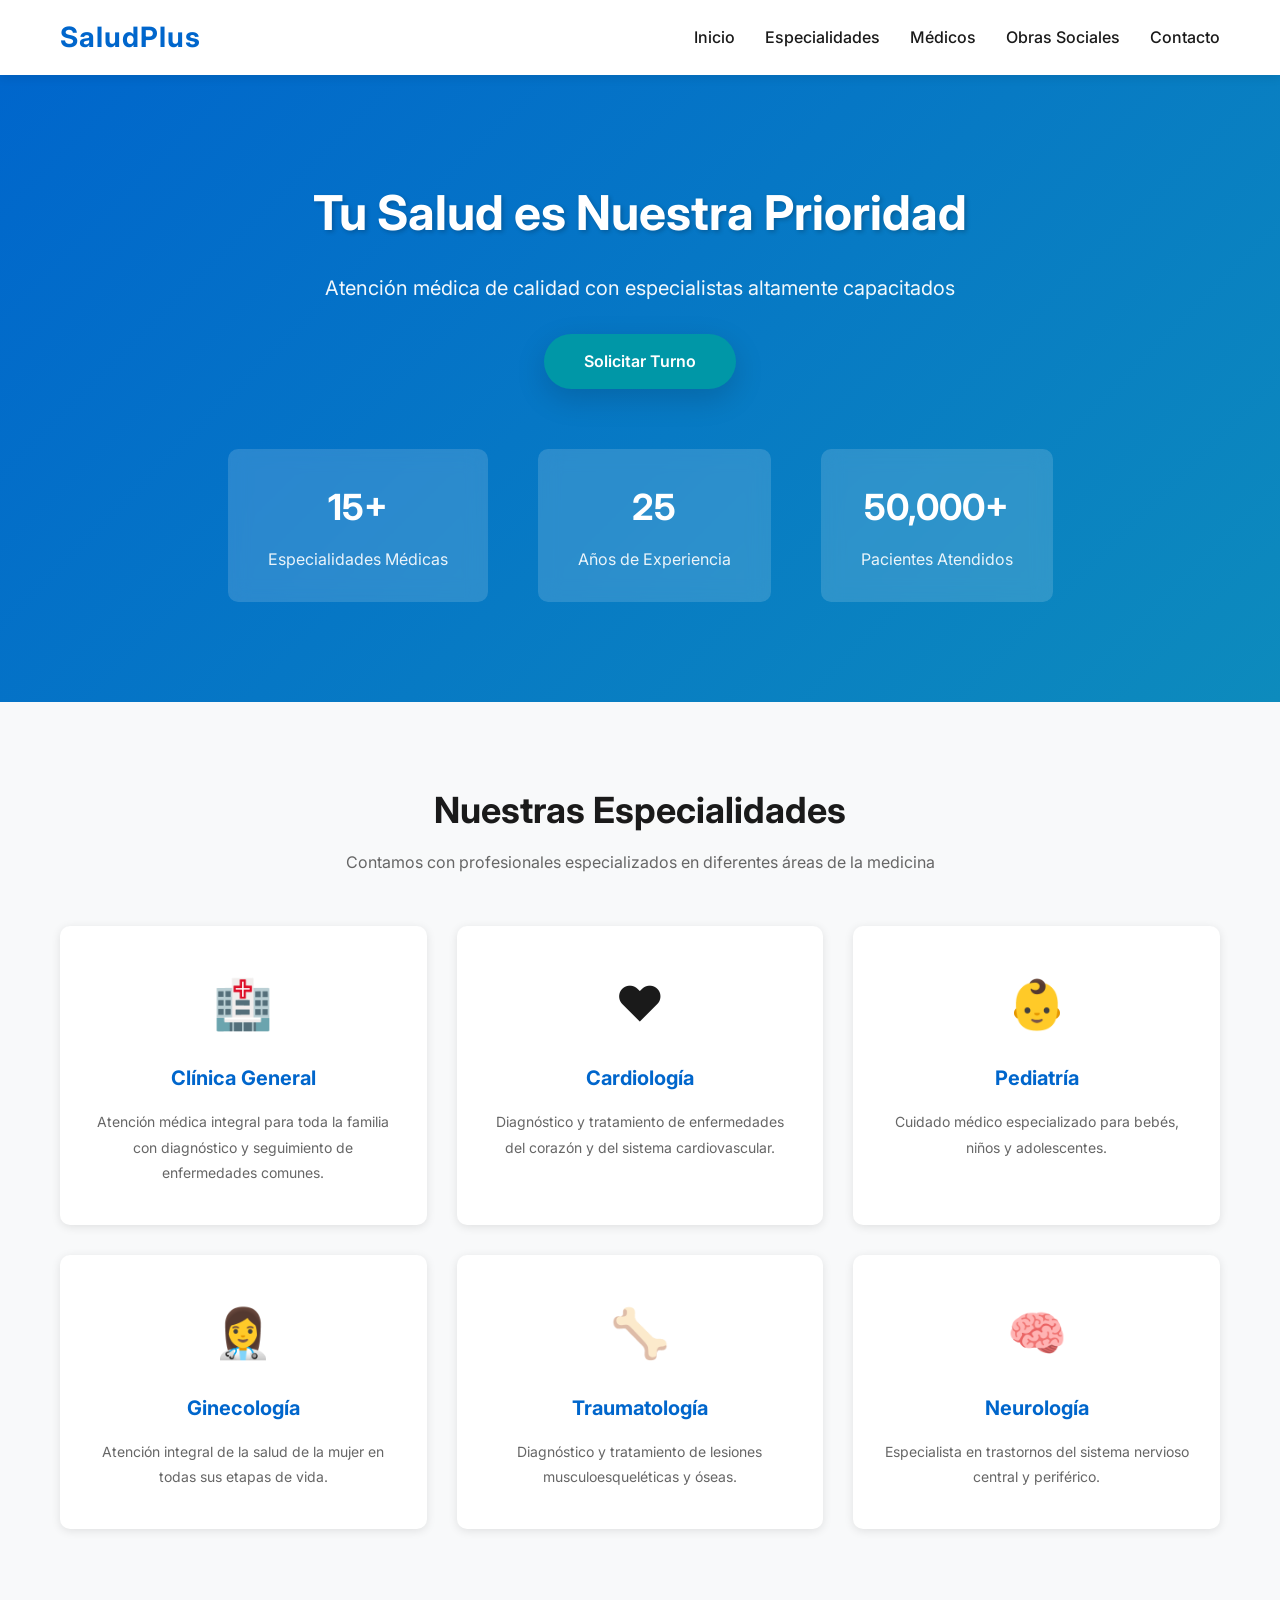
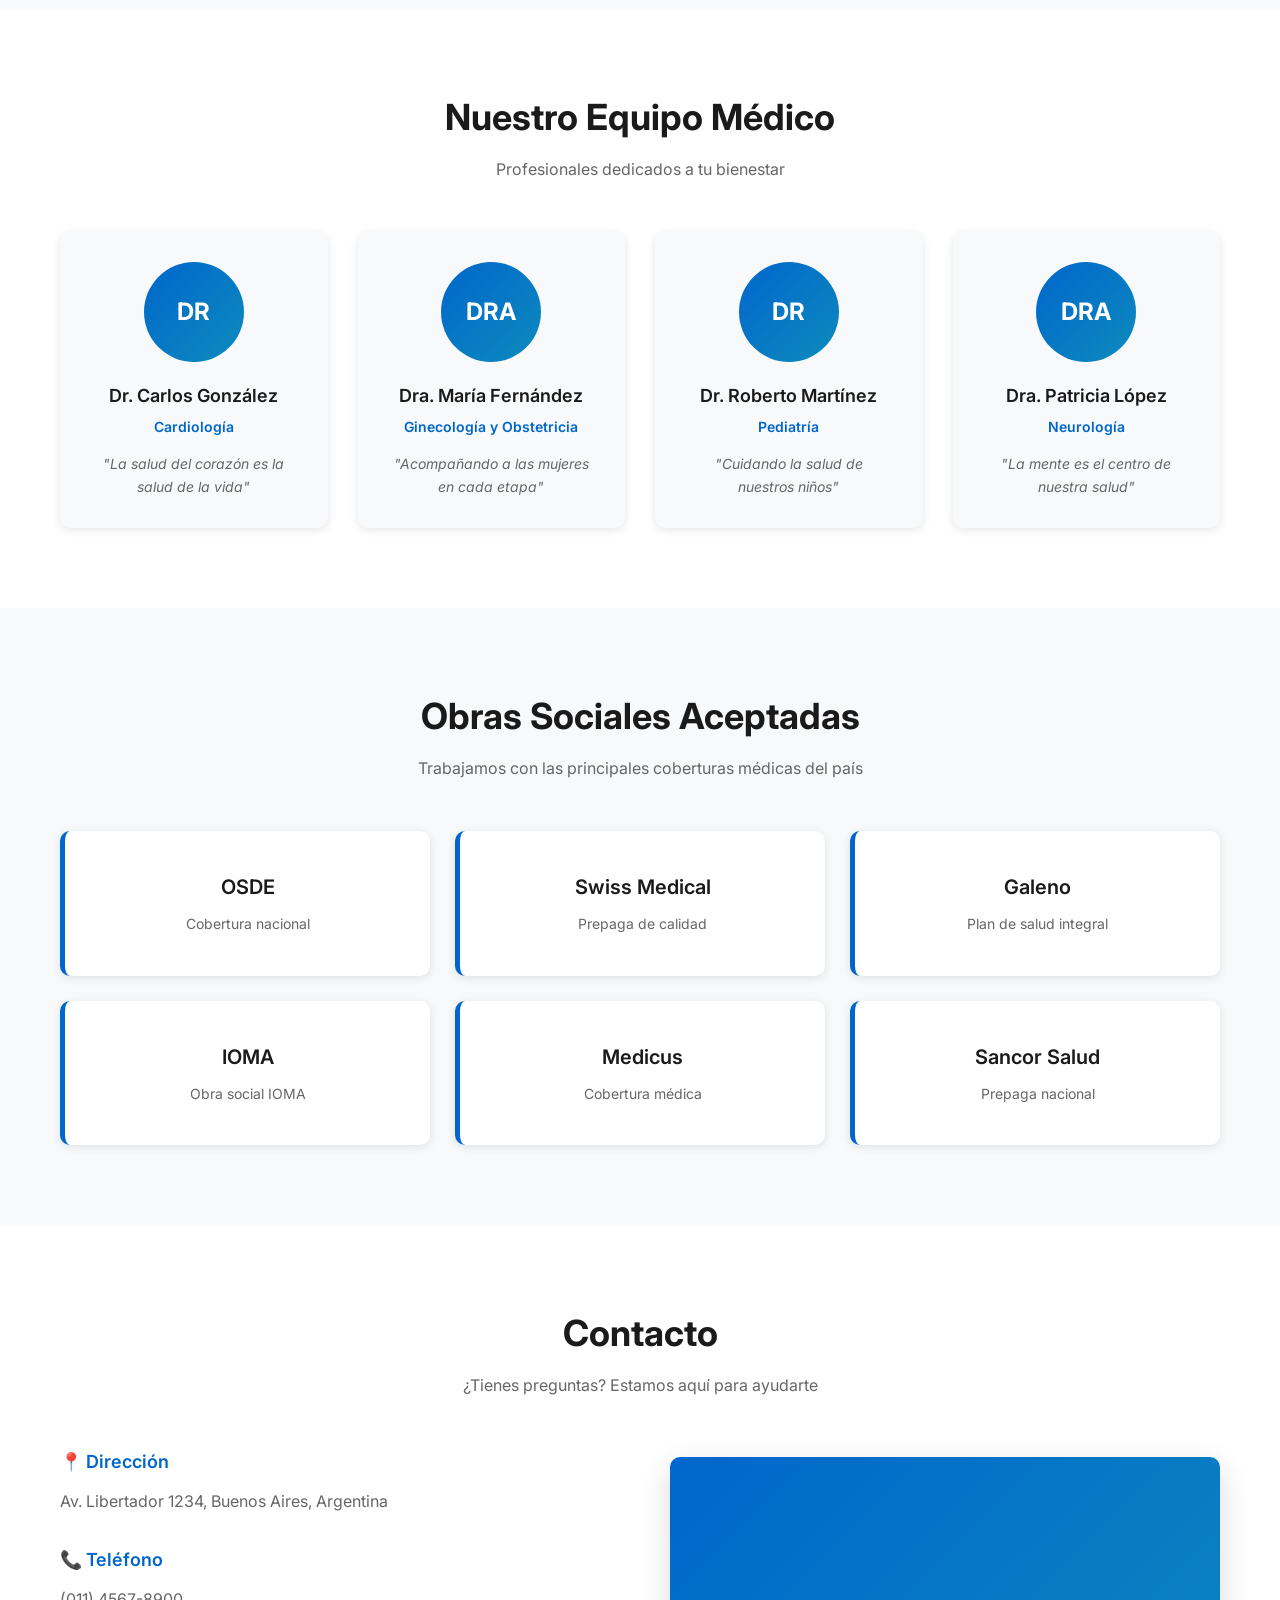
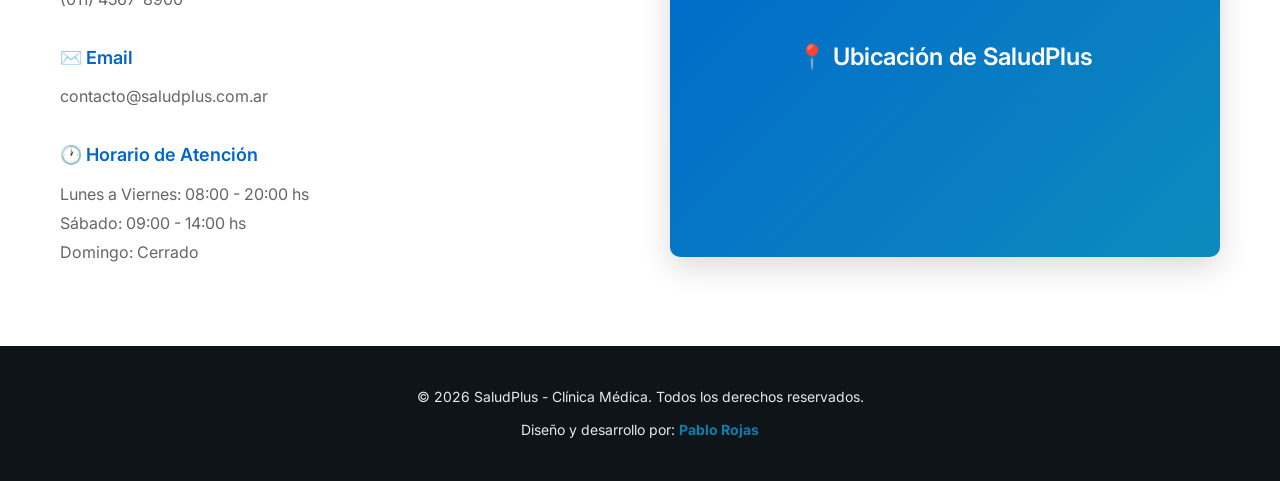
<file: index.html>
<!DOCTYPE html>
<html lang="es">
<head>
    <meta charset="UTF-8">
    <meta name="viewport" content="width=device-width, initial-scale=1.0">
    <title>SaludPlus - Clínica Médica Moderna</title>
    <link rel="stylesheet" href="css/style.css">
</head>
<body>
    <!-- HEADER / ENCABEZADO -->
    <header class="header">
        <div class="container">
            <div class="logo">
                <h1>SaludPlus</h1>
            </div>
            <nav class="nav">
                <ul>
                    <li><a href="#inicio">Inicio</a></li>
                    <li><a href="#especialidades">Especialidades</a></li>
                    <li><a href="#medicos">Médicos</a></li>
                    <li><a href="#obras-sociales">Obras Sociales</a></li>
                    <li><a href="#contacto">Contacto</a></li>
                </ul>
            </nav>
        </div>
    </header>

    <!-- SECCIÓN HERO -->
    <section id="inicio" class="hero">
        <div class="hero-content">
            <h2 class="hero-title">Tu Salud es Nuestra Prioridad</h2>
            <p class="hero-subtitle">Atención médica de calidad con especialistas altamente capacitados</p>
            <a href="turnos.html" class="btn-primary">Solicitar Turno</a>
        </div>

        <!-- Indicadores de Confianza -->
        <div class="trust-indicators">
            <div class="indicator">
                <h3>15+</h3>
                <p>Especialidades Médicas</p>
            </div>
            <div class="indicator">
                <h3>25</h3>
                <p>Años de Experiencia</p>
            </div>
            <div class="indicator">
                <h3>50,000+</h3>
                <p>Pacientes Atendidos</p>
            </div>
        </div>
    </section>

    <!-- SECCIÓN DE ESPECIALIDADES -->
    <section id="especialidades" class="especialidades">
        <div class="container">
            <h2 class="section-title">Nuestras Especialidades</h2>
            <p class="section-subtitle">Contamos con profesionales especializados en diferentes áreas de la medicina</p>

            <div class="especialidades-grid">
                <div class="especialidad-card">
                    <div class="icon">🏥</div>
                    <h3>Clínica General</h3>
                    <p>Atención médica integral para toda la familia con diagnóstico y seguimiento de enfermedades comunes.</p>
                </div>

                <div class="especialidad-card">
                    <div class="icon">❤️</div>
                    <h3>Cardiología</h3>
                    <p>Diagnóstico y tratamiento de enfermedades del corazón y del sistema cardiovascular.</p>
                </div>

                <div class="especialidad-card">
                    <div class="icon">👶</div>
                    <h3>Pediatría</h3>
                    <p>Cuidado médico especializado para bebés, niños y adolescentes.</p>
                </div>

                <div class="especialidad-card">
                    <div class="icon">👩‍⚕️</div>
                    <h3>Ginecología</h3>
                    <p>Atención integral de la salud de la mujer en todas sus etapas de vida.</p>
                </div>

                <div class="especialidad-card">
                    <div class="icon">🦴</div>
                    <h3>Traumatología</h3>
                    <p>Diagnóstico y tratamiento de lesiones musculoesqueléticas y óseas.</p>
                </div>

                <div class="especialidad-card">
                    <div class="icon">🧠</div>
                    <h3>Neurología</h3>
                    <p>Especialista en trastornos del sistema nervioso central y periférico.</p>
                </div>
            </div>
        </div>
    </section>

    <!-- SECCIÓN DE MÉDICOS -->
    <section id="medicos" class="medicos">
        <div class="container">
            <h2 class="section-title">Nuestro Equipo Médico</h2>
            <p class="section-subtitle">Profesionales dedicados a tu bienestar</p>

            <div class="medicos-container">
                <div class="doctor-card">
                    <div class="doctor-image">DR</div>
                    <h3 class="doctor-name">Dr. Carlos González</h3>
                    <p class="doctor-specialty">Cardiología</p>
                    <p class="doctor-description">"La salud del corazón es la salud de la vida"</p>
                </div>

                <div class="doctor-card">
                    <div class="doctor-image">DRA</div>
                    <h3 class="doctor-name">Dra. María Fernández</h3>
                    <p class="doctor-specialty">Ginecología y Obstetricia</p>
                    <p class="doctor-description">"Acompañando a las mujeres en cada etapa"</p>
                </div>

                <div class="doctor-card">
                    <div class="doctor-image">DR</div>
                    <h3 class="doctor-name">Dr. Roberto Martínez</h3>
                    <p class="doctor-specialty">Pediatría</p>
                    <p class="doctor-description">"Cuidando la salud de nuestros niños"</p>
                </div>

                <div class="doctor-card">
                    <div class="doctor-image">DRA</div>
                    <h3 class="doctor-name">Dra. Patricia López</h3>
                    <p class="doctor-specialty">Neurología</p>
                    <p class="doctor-description">"La mente es el centro de nuestra salud"</p>
                </div>
            </div>
        </div>
    </section>

    <!-- SECCIÓN DE OBRAS SOCIALES -->
    <section id="obras-sociales" class="obras-sociales">
        <div class="container">
            <h2 class="section-title">Obras Sociales Aceptadas</h2>
            <p class="section-subtitle">Trabajamos con las principales coberturas médicas del país</p>

            <div class="obras-grid">
                <div class="obra-social">
                    <h3>OSDE</h3>
                    <p>Cobertura nacional</p>
                </div>

                <div class="obra-social">
                    <h3>Swiss Medical</h3>
                    <p>Prepaga de calidad</p>
                </div>

                <div class="obra-social">
                    <h3>Galeno</h3>
                    <p>Plan de salud integral</p>
                </div>

                <div class="obra-social">
                    <h3>IOMA</h3>
                    <p>Obra social IOMA</p>
                </div>

                <div class="obra-social">
                    <h3>Medicus</h3>
                    <p>Cobertura médica</p>
                </div>

                <div class="obra-social">
                    <h3>Sancor Salud</h3>
                    <p>Prepaga nacional</p>
                </div>
            </div>
        </div>
    </section>

    <!-- SECCIÓN DE CONTACTO -->
    <section id="contacto" class="contacto">
        <div class="container">
            <h2 class="section-title">Contacto</h2>
            <p class="section-subtitle">¿Tienes preguntas? Estamos aquí para ayudarte</p>

            <div class="contacto-content">
                <div class="contacto-info">
                    <div class="info-item">
                        <h3>📍 Dirección</h3>
                        <p>Av. Libertador 1234, Buenos Aires, Argentina</p>
                    </div>

                    <div class="info-item">
                        <h3>📞 Teléfono</h3>
                        <p>(011) 4567-8900</p>
                    </div>

                    <div class="info-item">
                        <h3>✉️ Email</h3>
                        <p>contacto@saludplus.com.ar</p>
                    </div>

                    <div class="info-item">
                        <h3>🕐 Horario de Atención</h3>
                        <p>Lunes a Viernes: 08:00 - 20:00 hs<br>
                        Sábado: 09:00 - 14:00 hs<br>
                        Domingo: Cerrado</p>
                    </div>
                </div>

                <div class="mapa-placeholder">
                    <div class="mapa-content">
                        📍 Ubicación de SaludPlus
                    </div>
                </div>
            </div>
        </div>
    </section>

    <!-- FOOTER -->
    <footer class="footer">
        <div class="container">
            <p>&copy; 2026 SaludPlus - Clínica Médica. Todos los derechos reservados.</p>
            <p>Diseño y desarrollo por: <strong>Pablo Rojas</strong></p>
        </div>
    </footer>
</body>
</html>
</file>
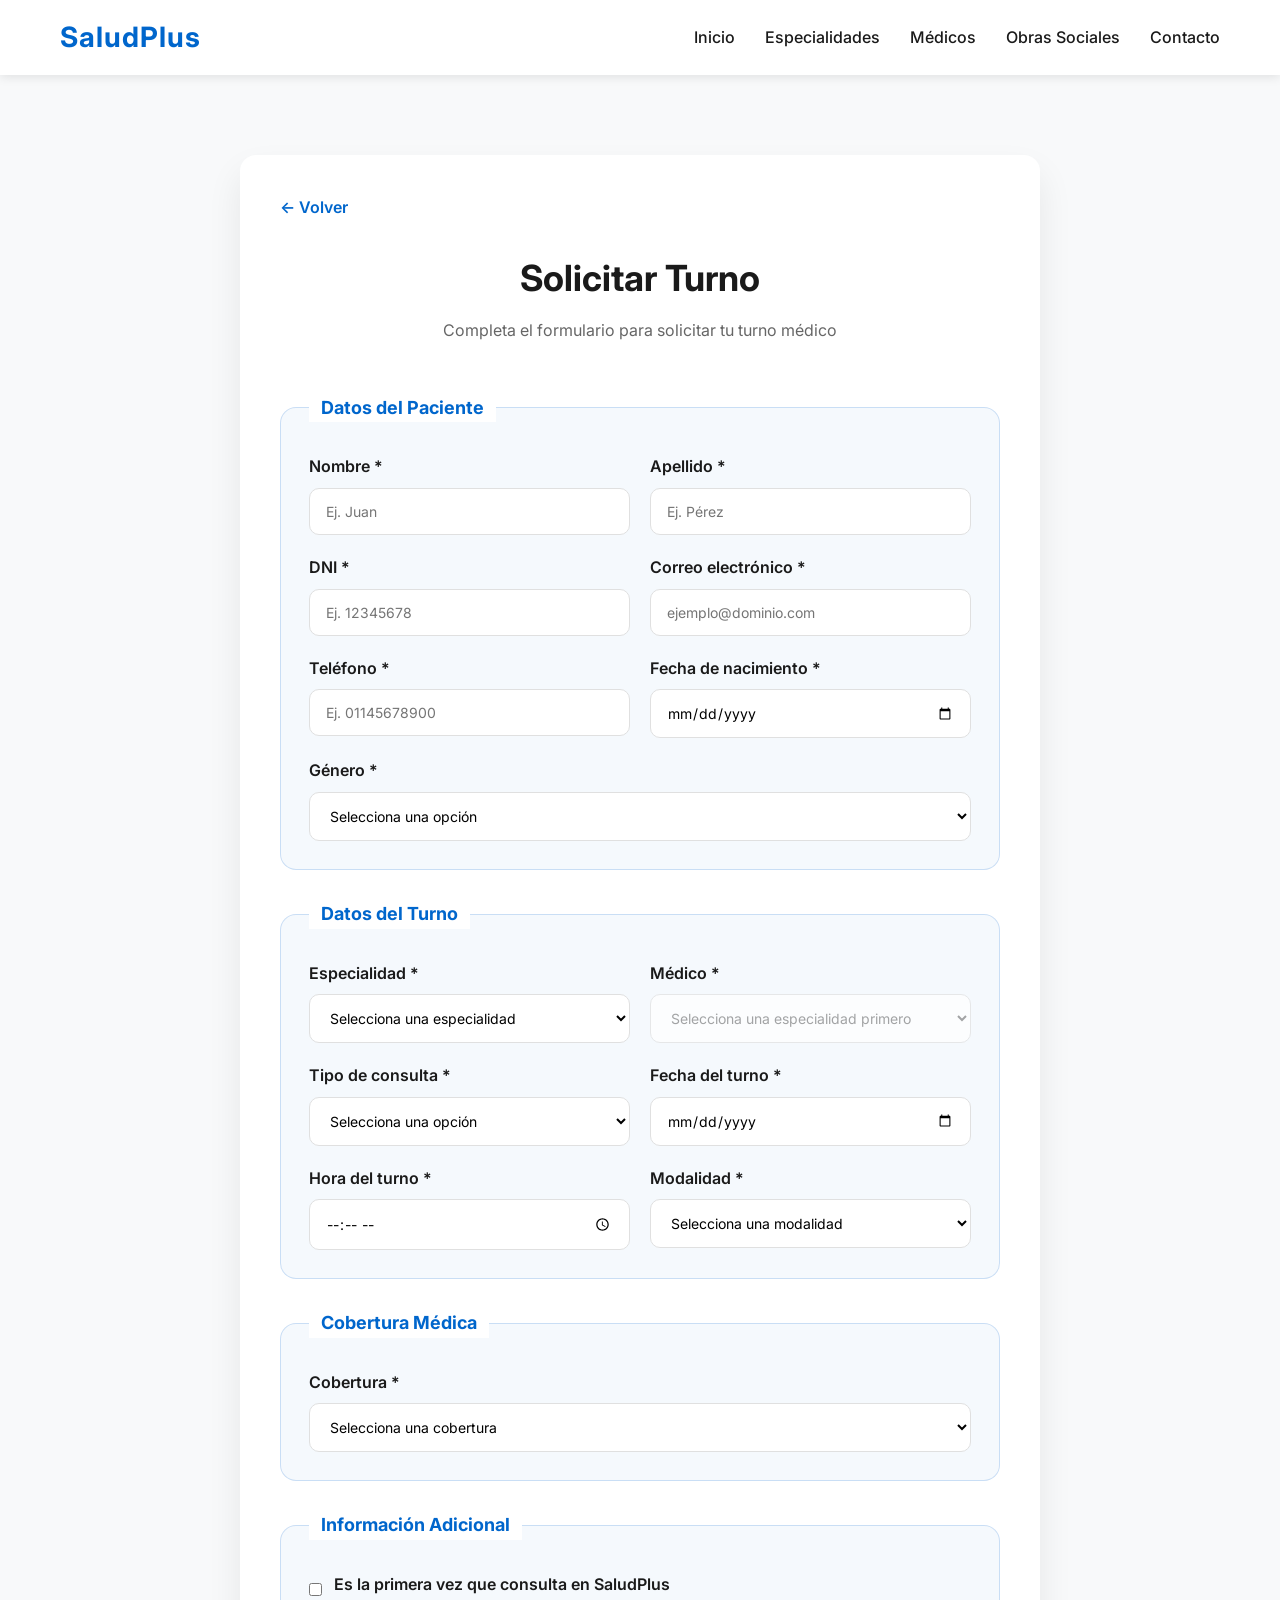
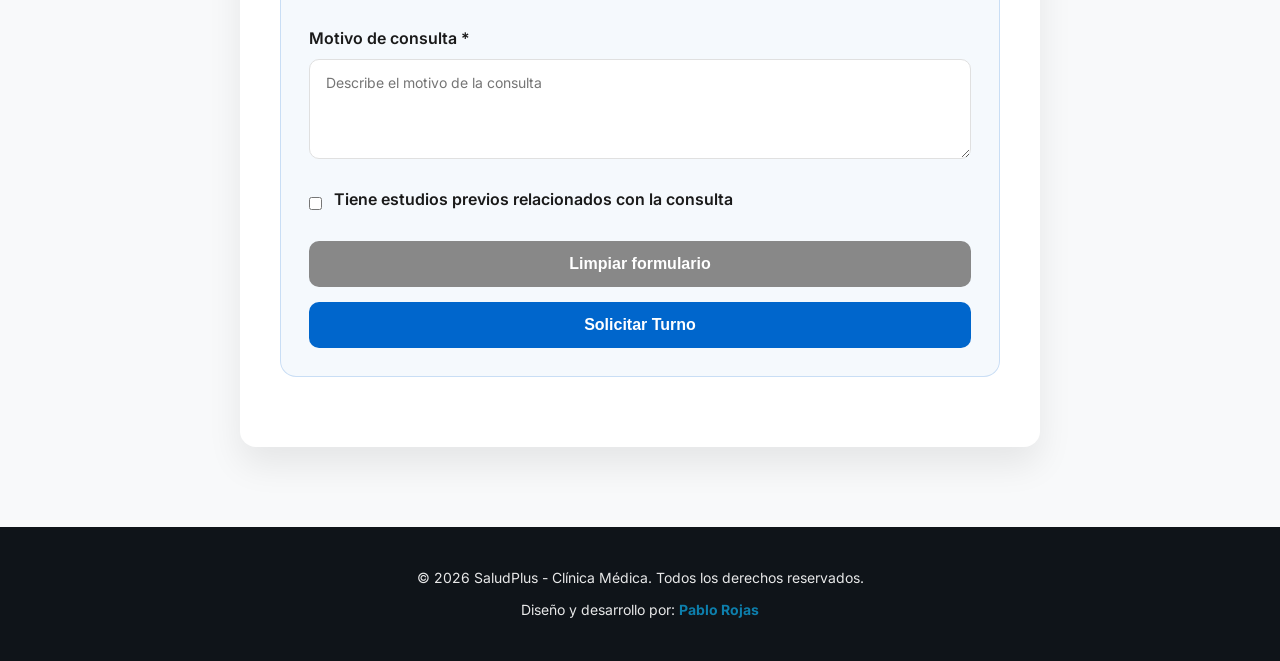
<file: turnos.html>
<!DOCTYPE html>
<html lang="es">
<head>
    <meta charset="UTF-8">
    <meta name="viewport" content="width=device-width, initial-scale=1.0">
    <title>Solicitar Turno - SaludPlus</title>
    <link rel="stylesheet" href="css/style.css">
    <link rel="stylesheet" href="css/turnos.css">
</head>
<body>
    <!-- HEADER -->
    <header class="header">
        <div class="container">
            <div class="logo">
                <h1>SaludPlus</h1>
            </div>
            <nav class="nav">
                <ul>
                    <li><a href="index.html#inicio">Inicio</a></li>
                    <li><a href="index.html#especialidades">Especialidades</a></li>
                    <li><a href="index.html#medicos">Médicos</a></li>
                    <li><a href="index.html#obras-sociales">Obras Sociales</a></li>
                    <li><a href="index.html#contacto">Contacto</a></li>
                </ul>
            </nav>
        </div>
    </header>

    <!-- SECCIÓN DE TURNOS -->
    <section class="turnos-section">
        <div class="turnos-container">
            <a href="index.html" class="back-link">← Volver</a>
            
            <h2 class="section-title">Solicitar Turno</h2>
            <p class="section-subtitle">Completa el formulario para solicitar tu turno médico</p>

            <form id="turno-form">
                <fieldset>
                    <legend>Datos del Paciente</legend>
                    <div class="form-grid">
                        <div class="form-group">
                            <label for="nombre">Nombre *</label>
                            <input type="text" id="nombre" name="nombre" placeholder="Ej. Juan" required>
                        </div>

                        <div class="form-group">
                            <label for="apellido">Apellido *</label>
                            <input type="text" id="apellido" name="apellido" placeholder="Ej. Pérez" required>
                        </div>

                        <div class="form-group">
                            <label for="dni">DNI *</label>
                            <input type="text" id="dni" name="dni" placeholder="Ej. 12345678" required>
                        </div>

                        <div class="form-group">
                            <label for="email">Correo electrónico *</label>
                            <input type="email" id="email" name="email" placeholder="ejemplo@dominio.com" required>
                        </div>

                        <div class="form-group">
                            <label for="telefono">Teléfono *</label>
                            <input type="tel" id="telefono" name="telefono" placeholder="Ej. 01145678900" required>
                        </div>

                        <div class="form-group">
                            <label for="fecha-nacimiento">Fecha de nacimiento *</label>
                            <input type="date" id="fecha-nacimiento" name="fecha-nacimiento" required>
                        </div>

                        <div class="form-group full-width">
                            <label for="genero">Género *</label>
                            <select id="genero" name="genero" required>
                                <option value="">Selecciona una opción</option>
                                <option value="masculino">Masculino</option>
                                <option value="femenino">Femenino</option>
                                <option value="otro">Otro</option>
                                <option value="prefiero-no-especificar">Prefiero no especificar</option>
                            </select>
                        </div>
                    </div>
                </fieldset>

                <fieldset>
                    <legend>Datos del Turno</legend>
                    <div class="form-grid">
                        <div class="form-group">
                            <label for="especialidad">Especialidad *</label>
                            <select id="especialidad" name="especialidad" required>
                                <option value="">Selecciona una especialidad</option>
                                <option value="clinica">Clínica General</option>
                                <option value="cardiologia">Cardiología</option>
                                <option value="pediatria">Pediatría</option>
                                <option value="ginecologia">Ginecología</option>
                                <option value="traumatologia">Traumatología</option>
                                <option value="neurologia">Neurología</option>
                            </select>
                        </div>

                        <div class="form-group">
                            <label for="medico">Médico *</label>
                            <select id="medico" name="medico" disabled required>
                                <option value="">Selecciona una especialidad primero</option>
                            </select>
                        </div>

                        <div class="form-group">
                            <label for="tipo-consulta">Tipo de consulta *</label>
                            <select id="tipo-consulta" name="tipo-consulta" required>
                                <option value="">Selecciona una opción</option>
                                <option value="primera-consulta">Primera consulta</option>
                                <option value="control">Control</option>
                                <option value="resultado-estudios">Resultado de estudios</option>
                            </select>
                        </div>

                        <div class="form-group">
                            <label for="fecha-turno">Fecha del turno *</label>
                            <input type="date" id="fecha-turno" name="fecha-turno" required>
                        </div>

                        <div class="form-group">
                            <label for="hora-turno">Hora del turno *</label>
                            <input type="time" id="hora-turno" name="hora-turno" required>
                        </div>

                        <div class="form-group">
                            <label for="modalidad">Modalidad *</label>
                            <select id="modalidad" name="modalidad" required>
                                <option value="">Selecciona una modalidad</option>
                                <option value="presencial">Presencial</option>
                                <option value="videoconsulta">Videoconsulta</option>
                            </select>
                        </div>

                        <div class="form-group full-width hidden" id="plataforma-group">
                            <label for="plataforma">Plataforma preferida *</label>
                            <select id="plataforma" name="plataforma">
                                <option value="">Selecciona una plataforma</option>
                                <option value="zoom">Zoom</option>
                                <option value="google-meet">Google Meet</option>
                                <option value="teams">Teams</option>
                            </select>
                        </div>
                    </div>
                </fieldset>

                <fieldset>
                    <legend>Cobertura Médica</legend>
                    <div class="form-grid">
                        <div class="form-group full-width">
                            <label for="cobertura">Cobertura *</label>
                            <select id="cobertura" name="cobertura" required>
                                <option value="">Selecciona una cobertura</option>
                                <option value="osde">OSDE</option>
                                <option value="swiss-medical">Swiss Medical</option>
                                <option value="galeno">Galeno</option>
                                <option value="ioma">IOMA</option>
                                <option value="medicus">Medicus</option>
                                <option value="sancor-salud">Sancor Salud</option>
                                <option value="particular">Particular</option>
                            </select>
                        </div>

                        <div class="form-group full-width hidden" id="credencial-group">
                            <label for="numero-credencial">Número de credencial *</label>
                            <input type="text" id="numero-credencial" name="numero-credencial" placeholder="Ej. 12345678">
                        </div>

                        <div class="form-group full-width hidden" id="plan-group">
                            <label for="plan">Plan *</label>
                            <input type="text" id="plan" name="plan" placeholder="Ej. Plan 310">
                        </div>
                    </div>
                </fieldset>

                <fieldset>
                    <legend>Información Adicional</legend>
                    <div class="form-group checkbox-group">
                        <input type="checkbox" id="primera-visita" name="primera-visita">
                        <label for="primera-visita">Es la primera vez que consulta en SaludPlus</label>
                    </div>

                    <div class="form-group full-width hidden" id="conocio-group">
                        <label for="como-nos-conocio">¿Cómo nos conoció? *</label>
                        <select id="como-nos-conocio" name="como-nos-conocio">
                            <option value="">Selecciona una opción</option>
                            <option value="busqueda-internet">Búsqueda en internet</option>
                            <option value="recomendacion">Recomendación de un conocido</option>
                            <option value="redes-sociales">Redes sociales</option>
                            <option value="otro">Otro</option>
                        </select>
                    </div>

                    <div class="form-group full-width">
                        <label for="motivo-consulta">Motivo de consulta *</label>
                        <textarea id="motivo-consulta" name="motivo-consulta" rows="4" required placeholder="Describe el motivo de la consulta"></textarea>
                    </div>

                    <div class="form-group checkbox-group">
                        <input type="checkbox" id="estudios-previos" name="estudios-previos">
                        <label for="estudios-previos">Tiene estudios previos relacionados con la consulta</label>
                    </div>

                    <div class="form-group full-width hidden" id="descripcion-estudios-group">
                        <label for="descripcion-estudios">Descripción de estudios *</label>
                        <textarea id="descripcion-estudios" name="descripcion-estudios" rows="3" placeholder="Describe brevemente los estudios previos"></textarea>
                    </div>

                    <div class="form-actions">
                        <button type="reset" class="btn-submit reset">Limpiar formulario</button>
                        <button type="submit" class="btn-submit">Solicitar Turno</button>
                    </div>
                </fieldset>
            </form>
            <div id="confirmacion-turno" class="confirmacion" style="display:none;"></div>
        </div>
    </section>

    <script src="js/validaciones.js"></script>

    <!-- FOOTER -->
    <footer class="footer">
        <div class="container">
            <p>&copy; 2026 SaludPlus - Clínica Médica. Todos los derechos reservados.</p>
            <p>Diseño y desarrollo por: <strong>Pablo Rojas</strong></p>
        </div>
    </footer>
</body>
</html>
</file>
<file: css/style.css>
@import url('https://fonts.googleapis.com/css2?family=Inter:wght@400;500;600;700&display=swap');

/* ==========================================
   ESTILOS GENERALES Y VARIABLES
   ========================================== */

* {
    margin: 0;
    padding: 0;
    box-sizing: border-box;
}

:root {
    --primary-color: #0066cc;
    --secondary-color: #0d8bbd;
    --accent-color: #0097a7;
    --dark-bg: #0f1419;
    --light-bg: #f8f9fa;
    --text-dark: #1a1a1a;
    --text-light: #666666;
    --white: #ffffff;
    --border-color: #e0e0e0;
    --shadow: 0 2px 10px rgba(0, 0, 0, 0.1);
    --shadow-lg: 0 10px 30px rgba(0, 0, 0, 0.15);
}

html {
    scroll-behavior: smooth;
}

body {
    font-family: 'Inter', sans-serif;
    color: var(--text-dark);
    line-height: 1.6;
    background-color: var(--white);
}

.container {
    max-width: 1200px;
    margin: 0 auto;
    padding: 0 20px;
}

/* ==========================================
   HEADER / ENCABEZADO
   ========================================== */

.header {
    position: sticky;
    top: 0;
    background-color: var(--white);
    box-shadow: var(--shadow);
    z-index: 100;
}

.header .container {
    display: flex;
    justify-content: space-between;
    align-items: center;
    padding: 15px 20px;
}

.logo h1 {
    font-size: 28px;
    color: var(--primary-color);
    font-weight: 700;
    letter-spacing: 1px;
}

.nav ul {
    display: flex;
    list-style: none;
    gap: 30px;
}

.nav a {
    text-decoration: none;
    color: var(--text-dark);
    font-weight: 500;
    transition: color 0.3s ease;
}

.nav a:hover {
    color: var(--primary-color);
}

/* ==========================================
   SECCIÓN HERO
   ========================================== */

.hero {
    background: linear-gradient(135deg, var(--primary-color) 0%, var(--secondary-color) 100%);
    color: var(--white);
    padding: 100px 20px;
    text-align: center;
    min-height: 600px;
    display: flex;
    flex-direction: column;
    justify-content: center;
    align-items: center;
}

.hero-content {
    margin-bottom: 60px;
}

.hero-title {
    font-size: 48px;
    font-weight: 700;
    margin-bottom: 20px;
    text-shadow: 2px 2px 4px rgba(0, 0, 0, 0.2);
}

.hero-subtitle {
    font-size: 20px;
    margin-bottom: 30px;
    opacity: 0.95;
}

.btn-primary {
    display: inline-block;
    background-color: var(--accent-color);
    color: var(--white);
    padding: 15px 40px;
    border-radius: 50px;
    text-decoration: none;
    font-weight: 600;
    transition: all 0.3s ease;
    box-shadow: var(--shadow-lg);
}

.btn-primary:hover {
    background-color: #ff5252;
    transform: translateY(-2px);
    box-shadow: 0 15px 35px rgba(255, 107, 107, 0.3);
}

.trust-indicators {
    display: flex;
    justify-content: center;
    gap: 50px;
    flex-wrap: wrap;
}

.indicator {
    background-color: rgba(255, 255, 255, 0.15);
    padding: 30px 40px;
    border-radius: 10px;
    backdrop-filter: blur(10px);
    min-width: 200px;
}

.indicator h3 {
    font-size: 36px;
    font-weight: 700;
    margin-bottom: 10px;
}

.indicator p {
    font-size: 16px;
    opacity: 0.9;
}

/* ==========================================
   SECCIÓN DE ESPECIALIDADES
   ========================================== */

.especialidades {
    padding: 80px 20px;
    background-color: var(--light-bg);
}

.section-title {
    font-size: 36px;
    font-weight: 700;
    text-align: center;
    margin-bottom: 10px;
    color: var(--text-dark);
}

.section-subtitle {
    text-align: center;
    color: var(--text-light);
    font-size: 16px;
    margin-bottom: 50px;
}

.especialidades-grid {
    display: grid;
    grid-template-columns: repeat(auto-fit, minmax(300px, 1fr));
    gap: 30px;
    margin-top: 40px;
}

@media (min-width: 768px) {
    .especialidades-grid {
        grid-template-columns: repeat(3, 1fr);
    }
}

@media (min-width: 1024px) {
    .especialidades-grid {
        grid-template-columns: repeat(3, 1fr);
    }
}

.especialidad-card {
    background-color: var(--white);
    padding: 40px 30px;
    border-radius: 10px;
    text-align: center;
    box-shadow: var(--shadow);
    transition: all 0.3s ease;
}

.especialidad-card:hover {
    transform: translateY(-10px);
    box-shadow: var(--shadow-lg);
}

.especialidad-card .icon {
    font-size: 48px;
    margin-bottom: 20px;
}

.especialidad-card h3 {
    font-size: 20px;
    margin-bottom: 15px;
    color: var(--primary-color);
}

.especialidad-card p {
    color: var(--text-light);
    font-size: 14px;
    line-height: 1.8;
}

/* ==========================================
   SECCIÓN DE MÉDICOS
   ========================================== */

.medicos {
    padding: 80px 20px;
    background-color: var(--white);
}

.medicos-container {
    display: flex;
    flex-wrap: wrap;
    gap: 30px;
    justify-content: center;
    margin-top: 50px;
}

.doctor-card {
    flex: 1 1 calc(25% - 30px);
    min-width: 250px;
    max-width: 300px;
    background-color: var(--light-bg);
    padding: 30px;
    border-radius: 10px;
    text-align: center;
    box-shadow: var(--shadow);
    transition: all 0.3s ease;
}

.doctor-card:hover {
    transform: translateY(-10px);
    box-shadow: var(--shadow-lg);
}

.doctor-image {
    width: 100px;
    height: 100px;
    margin: 0 auto 20px;
    background: linear-gradient(135deg, var(--primary-color), var(--secondary-color));
    color: var(--white);
    border-radius: 50%;
    display: flex;
    align-items: center;
    justify-content: center;
    font-weight: 700;
    font-size: 24px;
}

.doctor-name {
    font-size: 18px;
    font-weight: 600;
    margin-bottom: 5px;
    color: var(--text-dark);
}

.doctor-specialty {
    color: var(--primary-color);
    font-size: 14px;
    font-weight: 600;
    margin-bottom: 15px;
}

.doctor-description {
    color: var(--text-light);
    font-style: italic;
    font-size: 14px;
}

/* ==========================================
   SECCIÓN DE OBRAS SOCIALES
   ========================================== */

.obras-sociales {
    padding: 80px 20px;
    background-color: var(--light-bg);
}

.obras-grid {
    display: grid;
    grid-template-columns: repeat(auto-fit, minmax(250px, 1fr));
    gap: 25px;
    margin-top: 50px;
}

@media (min-width: 768px) {
    .obras-grid {
        grid-template-columns: repeat(3, 1fr);
    }
}

.obra-social {
    background-color: var(--white);
    padding: 40px 30px;
    border-radius: 10px;
    text-align: center;
    box-shadow: var(--shadow);
    border-left: 5px solid var(--primary-color);
    transition: all 0.3s ease;
}

.obra-social:hover {
    transform: translateY(-5px);
    box-shadow: var(--shadow-lg);
}

.obra-social h3 {
    font-size: 20px;
    color: var(--text-dark);
    margin-bottom: 10px;
    font-weight: 600;
}

.obra-social p {
    color: var(--text-light);
    font-size: 14px;
}

/* ==========================================
   SECCIÓN DE CONTACTO
   ========================================== */

.contacto {
    padding: 80px 20px;
    background-color: var(--white);
}

.contacto-content {
    display: grid;
    grid-template-columns: 1fr 1fr;
    gap: 60px;
    margin-top: 50px;
    align-items: center;
}

@media (max-width: 768px) {
    .contacto-content {
        grid-template-columns: 1fr;
        gap: 40px;
    }
}

.contacto-info {
    display: flex;
    flex-direction: column;
    gap: 30px;
}

.info-item h3 {
    font-size: 18px;
    color: var(--primary-color);
    margin-bottom: 10px;
    font-weight: 600;
}

.info-item p {
    color: var(--text-light);
    font-size: 16px;
    line-height: 1.8;
}

.mapa-placeholder {
    background: linear-gradient(135deg, var(--primary-color), var(--secondary-color));
    border-radius: 10px;
    min-height: 400px;
    display: flex;
    align-items: center;
    justify-content: center;
    box-shadow: var(--shadow-lg);
}

.mapa-content {
    text-align: center;
    color: var(--white);
    font-size: 24px;
    font-weight: 600;
}

/* ==========================================
   FOOTER
   ========================================== */

.footer {
    background-color: var(--dark-bg);
    color: var(--white);
    text-align: center;
    padding: 40px 20px;
}

.footer .container {
    display: flex;
    flex-direction: column;
    gap: 10px;
}

.footer p {
    font-size: 14px;
    opacity: 0.9;
}

.footer strong {
    color: var(--secondary-color);
}

/* ==========================================
   MEDIA QUERIES / RESPONSIVE
   ========================================== */

@media (max-width: 768px) {
    .hero-title {
        font-size: 36px;
    }

    .hero-subtitle {
        font-size: 18px;
    }

    .nav ul {
        gap: 15px;
        font-size: 14px;
    }

    .header .container {
        flex-direction: column;
        gap: 15px;
    }

    .trust-indicators {
        gap: 20px;
    }

    .indicator {
        padding: 20px 30px;
        min-width: 150px;
    }

    .indicator h3 {
        font-size: 28px;
    }

    .medicos-container {
        flex-direction: column;
        align-items: center;
    }

    .doctor-card {
        flex: 1 1 100%;
    }

    .especialidades-grid {
        grid-template-columns: 1fr;
    }

    .obras-grid {
        grid-template-columns: 1fr;
    }

    .section-title {
        font-size: 28px;
    }
}

@media (max-width: 480px) {
    .hero {
        padding: 60px 20px;
        min-height: 400px;
    }

    .hero-title {
        font-size: 28px;
    }

    .hero-subtitle {
        font-size: 16px;
    }

    .btn-primary {
        padding: 12px 30px;
        font-size: 14px;
    }

    .nav ul {
        flex-direction: column;
        gap: 10px;
    }

    .hero-content {
        margin-bottom: 40px;
    }

    .trust-indicators {
        flex-direction: column;
        gap: 15px;
    }

    .indicator {
        min-width: 100%;
    }
}
</file>
<file: css/turnos.css>
.turnos-section {
    padding: 80px 20px;
    background-color: var(--light-bg);
    min-height: calc(100vh - 100px);
}

.turnos-container {
    max-width: 800px;
    width: 100%;
    margin: 0 auto;
    background-color: #ffffff;
    padding: 40px;
    border-radius: 16px;
    box-shadow: 0 18px 35px rgba(0, 0, 0, 0.08);
}

fieldset {
    border: 1px solid rgba(0, 102, 204, 0.18);
    border-radius: 16px;
    padding: 32px 28px 28px;
    margin-bottom: 30px;
    background-color: rgba(0, 102, 204, 0.04);
}

legend {
    font-size: 18px;
    font-weight: 700;
    color: var(--primary-color);
    padding: 0 12px;
    background-color: #ffffff;
}

.form-group {
    margin-bottom: 20px;
}

label {
    display: block;
    margin-bottom: 8px;
    font-weight: 600;
    color: var(--text-dark);
}

input[type="text"],
input[type="email"],
input[type="tel"],
input[type="date"],
input[type="time"],
select,
textarea {
    width: 100%;
    padding: 14px 16px;
    border: 1px solid var(--border-color);
    border-radius: 10px;
    font-size: 14px;
    font-family: inherit;
    transition: border-color 0.3s ease, box-shadow 0.3s ease;
    background-color: #ffffff;
}

.campo-error {
    border-color: #d32f2f !important;
    background-color: rgba(211, 47, 47, 0.08) !important;
}

.campo-ok {
    border-color: #388e3c !important;
    background-color: rgba(56, 142, 60, 0.08) !important;
}

.mensaje-error {
    display: block;
    margin-top: 8px;
    font-size: 12px;
    color: #d32f2f;
}

input[type="text"]:hover,
input[type="email"]:hover,
input[type="tel"]:hover,
input[type="date"]:hover,
input[type="time"]:hover,
select:hover,
textarea:hover {
    border-color: var(--secondary-color);
}

input[type="text"]:focus,
input[type="email"]:focus,
input[type="tel"]:focus,
input[type="date"]:focus,
input[type="time"]:focus,
select:focus,
textarea:focus {
    outline: none;
    border-color: var(--primary-color);
    box-shadow: 0 0 12px rgba(0, 102, 204, 0.18);
}

textarea {
    resize: vertical;
    min-height: 100px;
}

.hidden,
#plataforma-group.hidden,
#conocio-group.hidden,
#credencial-group.hidden,
#plan-group.hidden,
#descripcion-estudios-group.hidden {
    display: none !important;
}

.form-grid {
    display: grid;
    grid-template-columns: 1fr 1fr;
    gap: 20px;
}

.form-grid .form-group {
    margin-bottom: 0;
}

.full-width {
    grid-column: 1 / -1;
}

.checkbox-group {
    display: flex;
    align-items: center;
    gap: 12px;
    margin-bottom: 20px;
}

.checkbox-group input[type="checkbox"] {
    width: auto;
    margin: 0;
}

.form-actions {
    display: flex;
    flex-direction: column;
    gap: 15px;
    margin-top: 20px;
}

.btn-submit {
    background-color: var(--primary-color);
    color: var(--white);
    padding: 14px 0;
    border: none;
    border-radius: 10px;
    font-size: 16px;
    font-weight: 600;
    cursor: pointer;
    transition: background-color 0.3s ease, transform 0.2s ease;
    width: 100%;
}

.btn-submit:hover {
    background-color: #0052a3;
    transform: translateY(-1px);
}

.btn-submit.reset {
    background-color: #888;
}

.confirmacion {
    margin-top: 24px;
    padding: 24px;
    background-color: #e8f5e9;
    border: 1px solid #81c784;
    border-radius: 12px;
}

.confirmacion-mensaje h3 {
    margin-top: 0;
    color: #2e7d32;
}

.confirmacion-mensaje p {
    margin: 8px 0;
    color: #1b5e20;
}

.back-link {
    display: inline-block;
    margin-bottom: 30px;
    color: var(--primary-color);
    text-decoration: none;
    font-weight: 600;
    transition: color 0.3s ease;
}

.back-link:hover {
    color: var(--secondary-color);
}

@media (max-width: 768px) {
    .form-grid {
        grid-template-columns: 1fr;
    }
}
</file>
